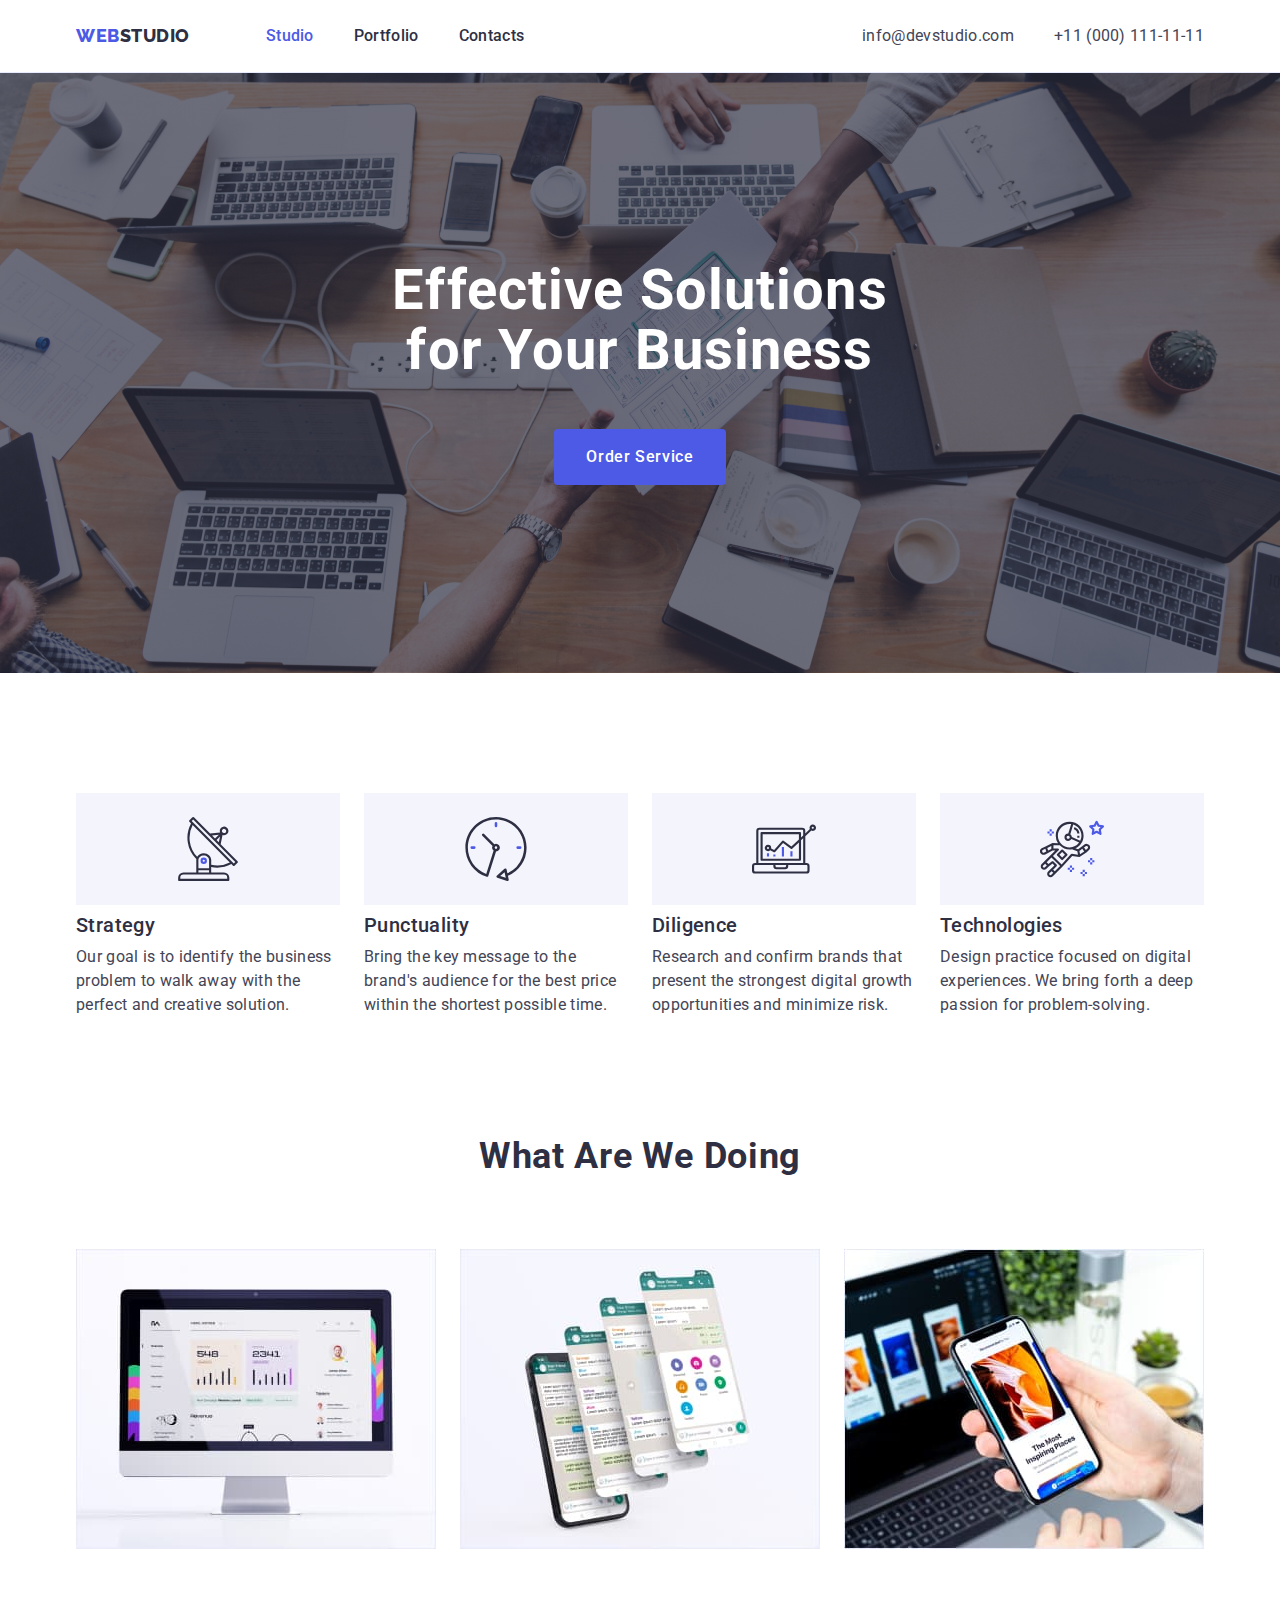
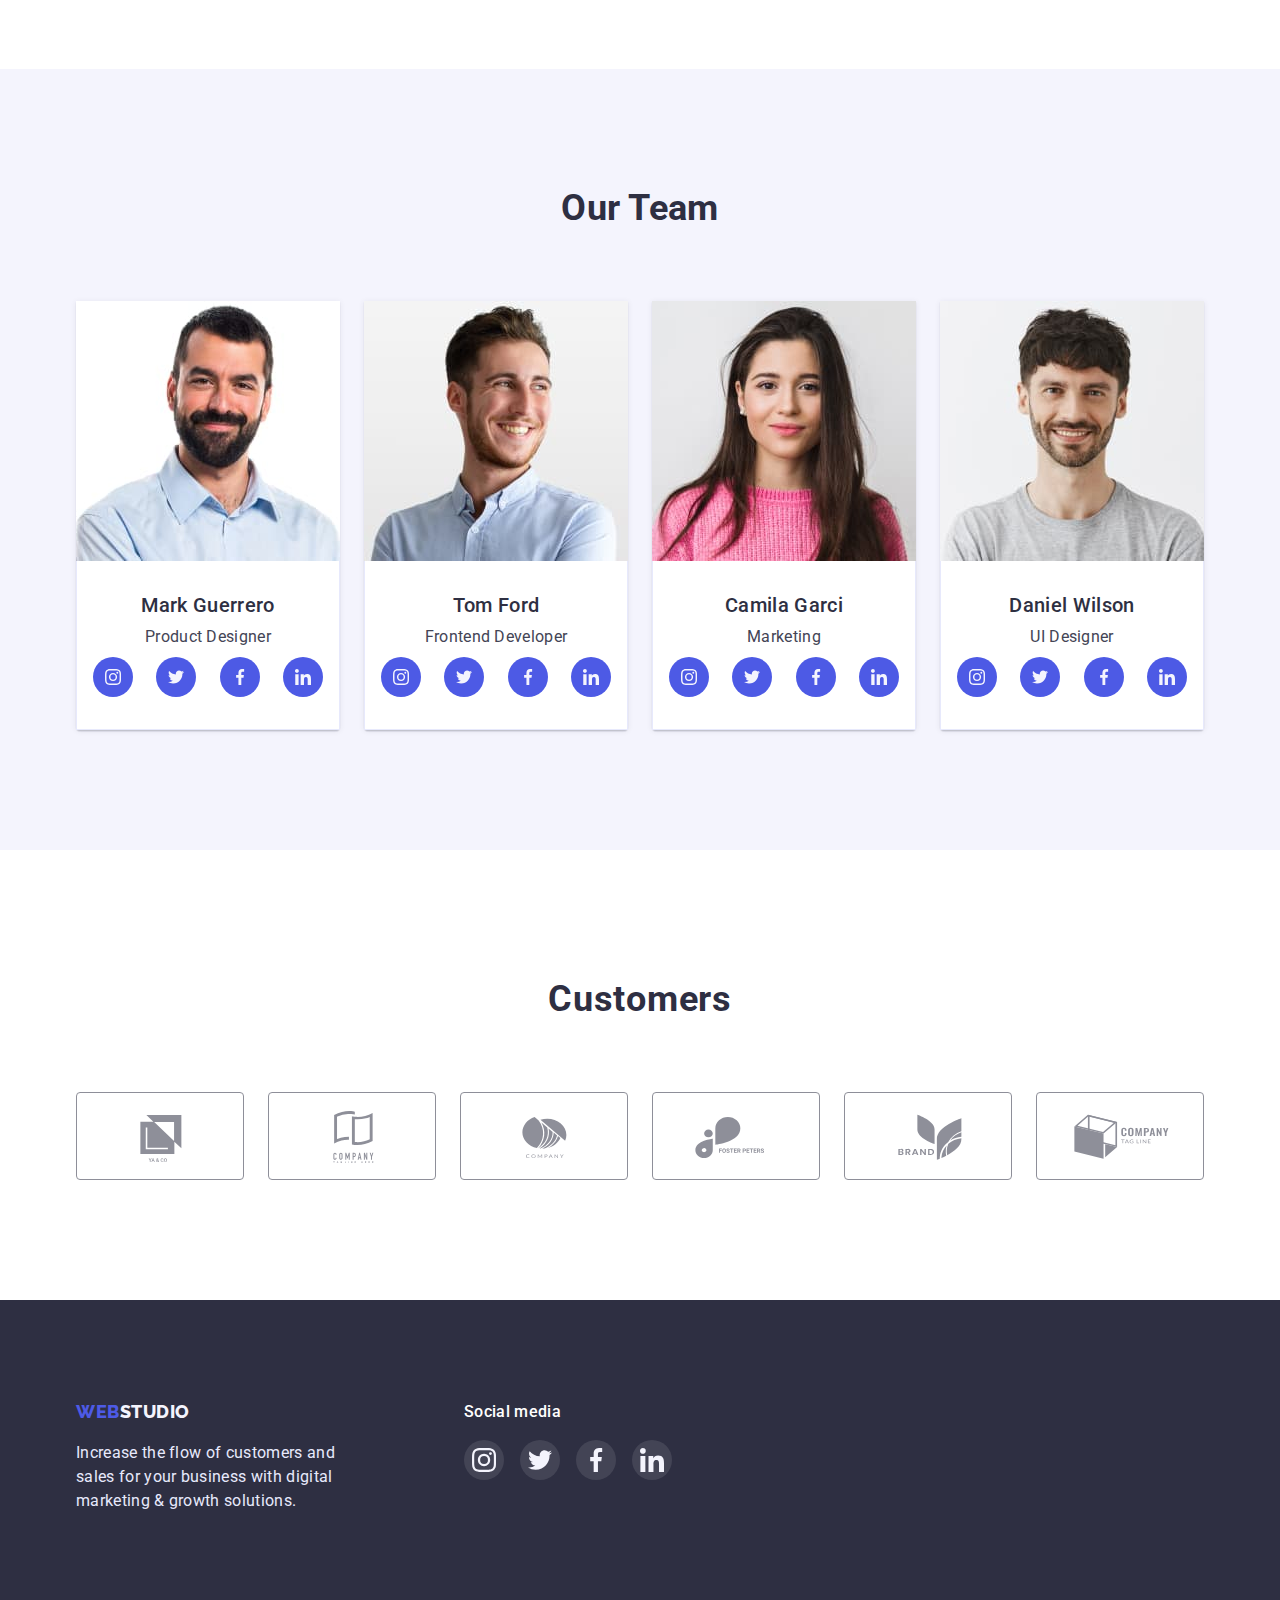
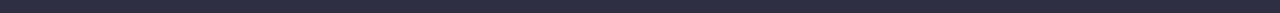
<file: index.html>
<!DOCTYPE html>
<html lang="en">

<head>
    <meta charset="UTF-8">
    <meta http-equiv="X-UA-Compatible" content="IE=edge">
    <meta name="viewport" content="width=device-width, initial-scale=1.0">
    <title>WebStudio</title>
    <link
        href="https://fonts.googleapis.com/css2?family=Raleway:wght@800&family=Roboto:wght@400;500;700;900&display=swap"
        rel="stylesheet">
    <link rel="stylesheet"
        href="https://cdnjs.cloudflare.com/ajax/libs/modern-normalize/1.1.0/modern-normalize.min.css">
    <link rel="stylesheet" href="./css/styles.css">
</head>

<body>
    <header class="header">
        <div class="container flex-container">
            <nav class="header-navi">
                <a href="index.html" class="logo link"><span class="logo-blue">web</span>studio</a>

                <ul class="header-link">
                    <li class="navi-first"><a href="index.html" class="link hov current">Studio</a></li>
                    <li class="navi-first"><a href="portfolio.html" class="link hov">Portfolio</a></li>
                    <li class="navi-first"><a href="" class="link hov">Contacts</a></li>
                </ul>
            </nav>
            <ul class="header-navi-sect">
                <li class="navi-second"><a href="mailto:info@devstudio.com" class="link hov">info@devstudio.com</a>
                </li>
                <li class="navi-second"><a href="tel:+11(000)1111111" class="link hov">+11 (000) 111-11-11</a>
                </li>

            </ul>
        </div>
    </header>

    <main>
        <!--heroes-->
        <section class="hero">
            <div class="container">
                <h1 class="hero-text">Effective Solutions for Your Business</h1>
                <button type="button" class="hero-button">Order Service</button>
            </div>
        </section>
        <!--about company-->
        <section class="about-co">
            <div class="container">
                <ul class="card-set-first">
                    <li class="about-li">
                        <div class="about-svg">
                            <svg class="about-logo" width="64" height="64">
                                <use href="./images/icons.svg#icon-antenna"></use>
                            </svg>
                        </div>
                        <h3 class="about-work">Strategy</h3>
                        <p class="about-text">Our goal is to identify the business problem to walk away with the perfect
                            and
                            creative solution.
                        </p>
                    </li>
                    <li class="about-li">
                        <div class="about-svg">
                            <svg class="about-logo" width="64" height="64">
                                <use href="./images/icons.svg#icon-clock"></use>
                            </svg>
                        </div>
                        <h3 class="about-work">Punctuality</h3>
                        <p class="about-text">Bring the key message to the brand's audience for the best price within
                            the
                            shortest possible
                            time.</p>
                    </li>
                    <li class="about-li">
                        <div class="about-svg">
                            <svg class="about-logo" width="64" height="64">
                                <use href="./images/icons.svg#icon-diagram"></use>
                            </svg>
                        </div>
                        <h3 class="about-work">Diligence</h3>
                        <p class="about-text">Research and confirm brands that present the strongest digital growth
                            opportunities and minimize
                            risk.</p>
                    </li>
                    <li class="about-li">
                        <div class="about-svg">
                            <svg class="about-logo" width="64" height="64">
                                <use href="./images/icons.svg#icon-astronaut"></use>
                            </svg>
                        </div>
                        <h3 class="about-work">Technologies</h3>
                        <p class="about-text">Design practice focused on digital experiences. We bring forth a deep
                            passion
                            for problem-solving.</p>
                    </li>
                </ul>
            </div>
        </section>
        <!--What Are We Doing-->
        <section class="wawd">
            <div class="container">
                <h2 class="wawd-title">What Are We Doing</h2>
                <ul class="card-set-first">
                    <li class="wawd-li"><img src="./images/monitor.jpg" alt="monitor" width="360"></li>
                    <li class="wawd-li"><img src="./images/phone.jpg" alt="phone" width="360"></li>
                    <li class="wawd-li"><img src="./images/laptop.jpg" alt="laptop" width="360"></li>
                </ul>
            </div>
        </section>
        <!--Our Team-->
        <section class="comand">
            <div class="container">
                <h2 class="comand-title">Our Team</h2>
                <ul class="card-set-first">
                    <li class="comand-li"><img src="./images/mark.jpg" alt="Mark Guerrero" width="264">
                        <div class="card-item">
                            <h3 class="comand-name">Mark Guerrero</h3>
                            <p class="comand-position">Product Designer</p>
                            <ul class="social-btm">
                                <li class="social-link">
                                    <a class="social-li link" href="https../instagram.com" aria-label="instagram"
                                        target="_blank" rel="noopener noreferrer">
                                        <svg class="social-icon" width="16" height="16">
                                            <use href="./images/icons.svg#icon-instagram"></use>
                                        </svg>
                                    </a>
                                </li>
                                <li class="social-link">
                                    <a class="social-li link" href="https../twitter.com" aria-label="twitter"
                                        target="_blank" rel="noopener noreferrer">
                                        <svg class="social-icon" width="16" height="16">
                                            <use href="./images/icons.svg#icon-twitter"></use>
                                        </svg>
                                    </a>
                                </li>
                                <li class="social-link">
                                    <a class="social-li link" href="https../facebook.com" aria-label="facebook"
                                        target="_blank" rel="noopener noreferrer">
                                        <svg class="social-icon" width="16" height="16">
                                            <use href="./images/icons.svg#icon-facebook"></use>
                                        </svg>
                                    </a>
                                </li>
                                <li class="social-link">
                                    <a class="social-li link" href="https../linkedin.com" aria-label="linkedin"
                                        target="_blank" rel="noopener noreferrer">
                                        <svg class="social-icon" width="16" height="16">
                                            <use href="./images/icons.svg#icon-linkedin"></use>
                                        </svg>
                                    </a>
                                </li>
                            </ul>
                        </div>
                    </li>
                    <li class="comand-li"><img src="./images/tom.jpg" alt="Tom Ford" width="264">
                        <div class="card-item">
                            <h3 class="comand-name">Tom Ford</h3>
                            <p class="comand-position">Frontend Developer</p>
                            <ul class="social-btm">
                                <li class="social-link">
                                    <a class="social-li link" href="https../instagram.com" aria-label="instagram"
                                        target="_blank" rel="noopener noreferrer">
                                        <svg class="social-icon" width="16" height="16">
                                            <use href="./images/icons.svg#icon-instagram"></use>
                                        </svg>
                                    </a>
                                </li>
                                <li class="social-link">
                                    <a class="social-li link" href="https../twitter.com" aria-label="twitter"
                                        target="_blank" rel="noopener noreferrer">
                                        <svg class="social-icon" width="16" height="16">
                                            <use href="./images/icons.svg#icon-twitter"></use>
                                        </svg>
                                    </a>
                                </li>
                                <li class="social-link">
                                    <a class="social-li link" href="https../facebook.com" aria-label="facebook"
                                        target="_blank" rel="noopener noreferrer">
                                        <svg class="social-icon" width="16" height="16">
                                            <use href="./images/icons.svg#icon-facebook"></use>
                                        </svg>
                                    </a>
                                </li>
                                <li class="social-link">
                                    <a class="social-li link" href="https../linkedin.com" aria-label="linkedin"
                                        target="_blank" rel="noopener noreferrer">
                                        <svg class="social-icon" width="16" height="16">
                                            <use href="./images/icons.svg#icon-linkedin"></use>
                                        </svg>
                                    </a>
                                </li>
                            </ul>
                        </div>
                    </li>
                    <li class="comand-li"><img src="./images/camila.jpg" alt="Camila Garci" width="264">
                        <div class="card-item">
                            <h3 class="comand-name">Camila Garci</h3>
                            <p class="comand-position">Marketing</p>
                            <ul class="social-btm">
                                <li class="social-link">
                                    <a class="social-li link" href="https../instagram.com" aria-label="instagram"
                                        target="_blank" rel="noopener noreferrer">
                                        <svg class="social-icon" width="16" height="16">
                                            <use href="./images/icons.svg#icon-instagram"></use>
                                        </svg>
                                    </a>
                                </li>
                                <li class="social-link">
                                    <a class="social-li link" href="https../twitter.com" aria-label="twitter"
                                        target="_blank" rel="noopener noreferrer">
                                        <svg class="social-icon" width="16" height="16">
                                            <use href="./images/icons.svg#icon-twitter"></use>
                                        </svg>
                                    </a>
                                </li>
                                <li class="social-link">
                                    <a class="social-li link" href="https../facebook.com" aria-label="facebook"
                                        target="_blank" rel="noopener noreferrer">
                                        <svg class="social-icon" width="16" height="16">
                                            <use href="./images/icons.svg#icon-facebook"></use>
                                        </svg>
                                    </a>
                                </li>
                                <li class="social-link">
                                    <a class="social-li link" href="https../linkedin.com" aria-label="linkedin"
                                        target="_blank" rel="noopener noreferrer">
                                        <svg class="social-icon" width="16" height="16">
                                            <use href="./images/icons.svg#icon-linkedin"></use>
                                        </svg>
                                    </a>
                                </li>
                            </ul>
                        </div>
                    </li>
                    <li class="comand-li"><img src="./images/daniel.jpg" alt="Daniel Wilson" width="264">
                        <div class="card-item">
                            <h3 class="comand-name">Daniel Wilson</h3>
                            <p class="comand-position">UI Designer</p>
                            <ul class="social-btm">
                                <li class="social-link">
                                    <a class="social-li link" href="https../instagram.com" aria-label="instagram"
                                        target="_blank" rel="noopener noreferrer">
                                        <svg class="social-icon" width="16" height="16">
                                            <use href="./images/icons.svg#icon-instagram"></use>
                                        </svg>
                                    </a>
                                </li>
                                <li class="social-link">
                                    <a class="social-li link" href="https../twitter.com" aria-label="twitter"
                                        target="_blank" rel="noopener noreferrer">
                                        <svg class="social-icon" width="16" height="16">
                                            <use href="./images/icons.svg#icon-twitter"></use>
                                        </svg>
                                    </a>
                                </li>
                                <li class="social-link">
                                    <a class="social-li link" href="https../facebook.com" aria-label="facebook"
                                        target="_blank" rel="noopener noreferrer">
                                        <svg class="social-icon" width="16" height="16">
                                            <use href="./images/icons.svg#icon-facebook"></use>
                                        </svg>
                                    </a>
                                </li>
                                <li class="social-link">
                                    <a class="social-li link" href="https../linkedin.com" aria-label="linkedin"
                                        target="_blank" rel="noopener noreferrer">
                                        <svg class="social-icon" width="16" height="16">
                                            <use href="./images/icons.svg#icon-linkedin"></use>
                                        </svg>
                                    </a>
                                </li>
                            </ul>
                        </div>
                    </li>
                </ul>
            </div>
        </section>
        <section class="customers">
            <div>
                <h2 class="customers-title">Customers</h2>
                <ul class="customer-ul">
                    <li class="customer-li">
                        <a class="customer-logo link" href="" target="_blank" rel="noopener noreferrer">
                            <svg class="customer-icon" width="104" height="56">
                                <use href="./images/icons.svg#icon-logoco1"></use>
                            </svg>
                        </a>
                    </li>
                    <li>
                        <a class="customer-logo link" href="" target="_blank" rel="noopener noreferrer">
                            <svg class="customer-icon" width="104" height="56">
                                <use href="./images/icons.svg#icon-logoco2"></use>
                            </svg>
                        </a>
                    </li>
                    <li>
                        <a class="customer-logo link" href="" target="_blank" rel="noopener noreferrer">
                            <svg class="customer-icon" width="104" height="56">
                                <use href="./images/icons.svg#icon-logoco3"></use>
                            </svg>
                        </a>
                    </li>
                    <li>
                        <a class="customer-logo link" href="" target="_blank" rel="noopener noreferrer">
                            <svg class="customer-icon" width="104" height="56">
                                <use href="./images/icons.svg#icon-logoco4"></use>
                            </svg>
                        </a>
                    </li>
                    <li>
                        <a class="customer-logo link" href="" target="_blank" rel="noopener noreferrer">
                            <svg class="customer-icon" width="104" height="56">
                                <use href="./images/icons.svg#icon-logoco5"></use>
                            </svg>
                        </a>
                    </li>
                    <li>
                        <a class="customer-logo link" href="" target="_blank" rel="noopener noreferrer">
                            <svg class="customer-icon" width="104" height="56">
                                <use href="./images/icons.svg#icon-logoco6"></use>
                            </svg>
                        </a>
                    </li>
                </ul>
            </div>
        </section>
    </main>
    <footer class="footer">
        <div class="container footer-container">
            <div>
                <a href="index.html" class="logo link"><span class="logo-blue">web</span><span
                        class="logo logo-white">studio</span></a>
                <p class="footer-text">Increase the flow of customers and sales for your business with digital marketing
                    &
                    growth solutions.</p>
            </div>

            <div class="footer-soc">
                <p class="footer-soc-text">Social media</p>
                <ul class="footer-soc-btn">
                    <li><a class="footer-soc-li link" href="https../instagram.com" aria-label="instagram"
                            target="_blank" rel="noopener noreferrer">
                            <svg class="footer-soc-icon" width="24" height="24">
                                <use href="./images/icons.svg#icon-instagram"></use>
                            </svg>
                        </a>
                    </li>
                    <li>
                        <a class="footer-soc-li link" href="https../twitter.com" aria-label="instagram" target="_blank"
                            rel="noopener noreferrer">
                            <svg class="footer-soc-icon" width="24" height="24">
                                <use href="./images/icons.svg#icon-twitter"></use>
                            </svg>
                        </a>
                    </li>
                    <li>
                        <a class="footer-soc-li link" href="https../facebook.com" aria-label="instagram" target="_blank"
                            rel="noopener noreferrer">
                            <svg class="footer-soc-icon" width="24" height="24">
                                <use href="./images/icons.svg#icon-facebook"></use>
                            </svg>
                        </a>
                    </li>
                    <li>
                        <a class="footer-soc-li link" href="https../linkedin.com" aria-label="instagram" target="_blank"
                            rel="noopener noreferrer">
                            <svg class="footer-soc-icon" width="24" height="24">
                                <use href="./images/icons.svg#icon-linkedin"></use>
                            </svg>
                        </a>
                    </li>
                </ul>
            </div>
        </div>
    </footer>
</body>

</html>
</file>
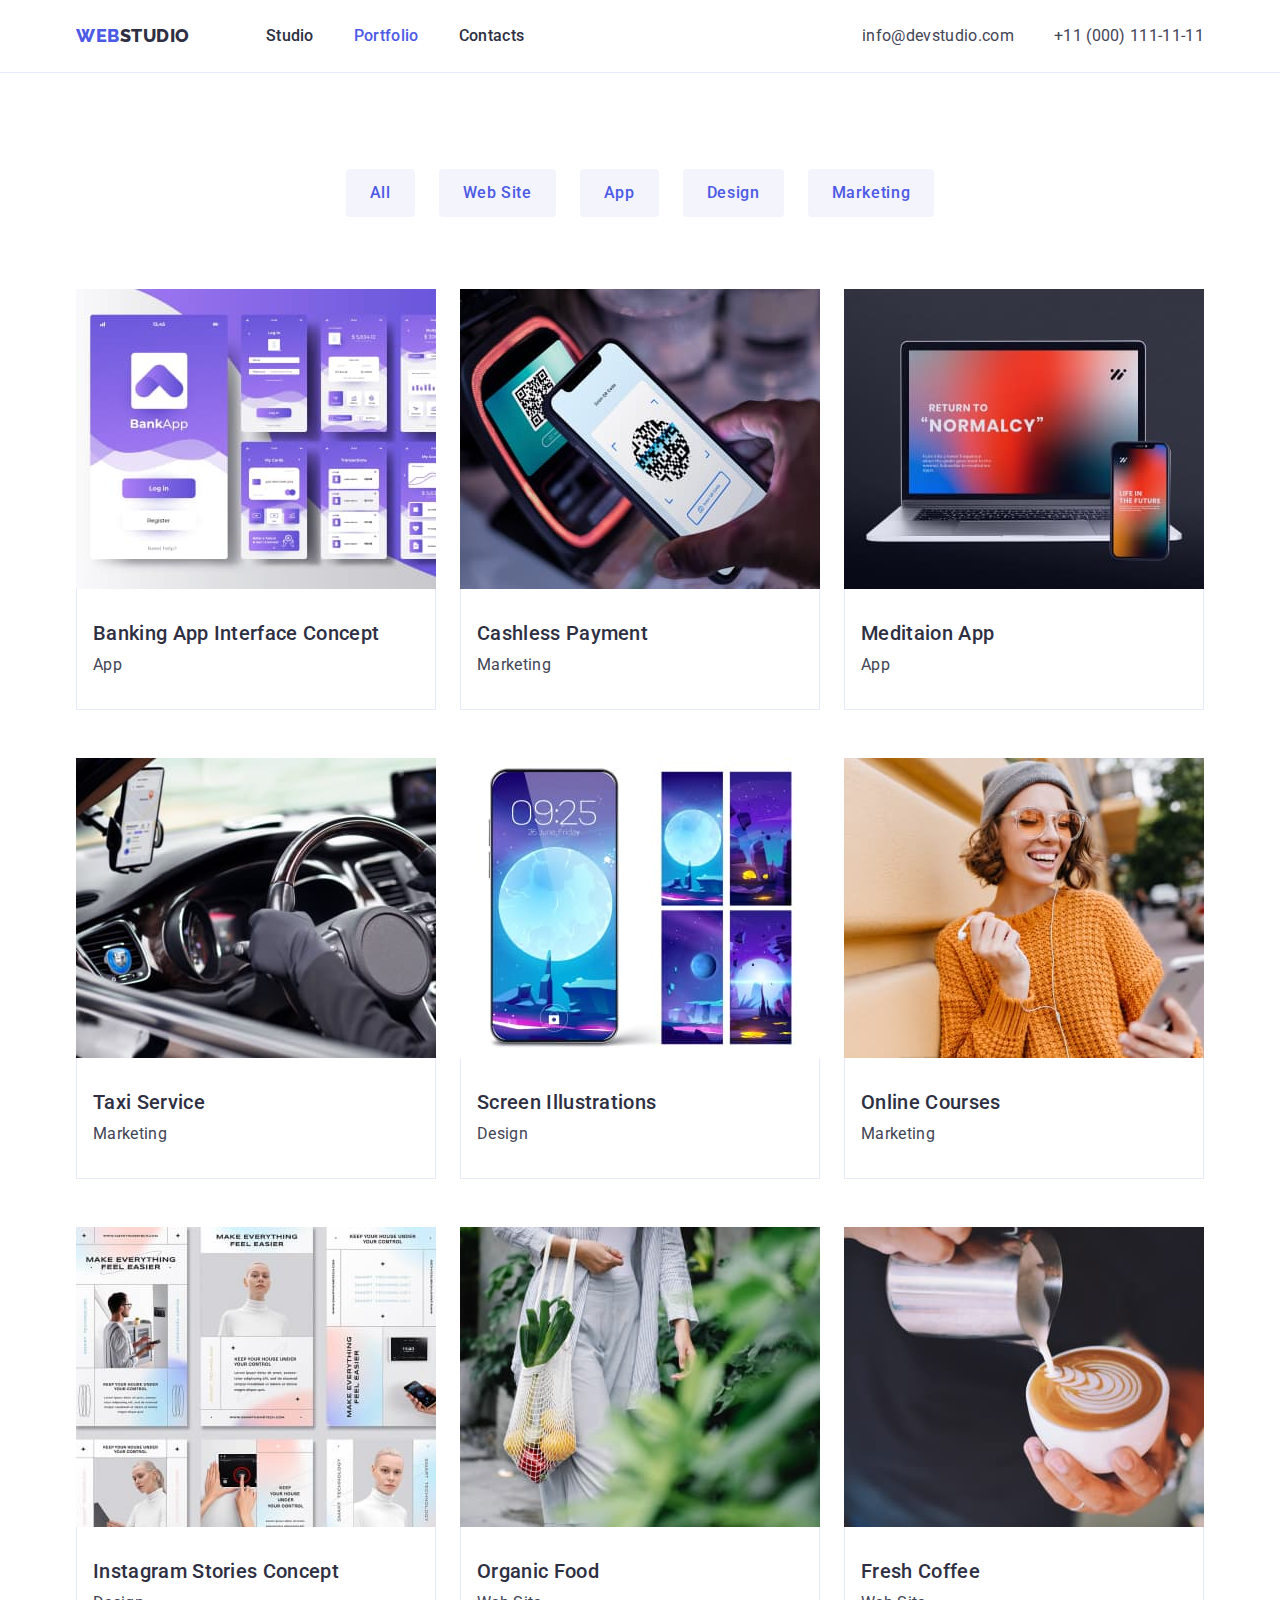
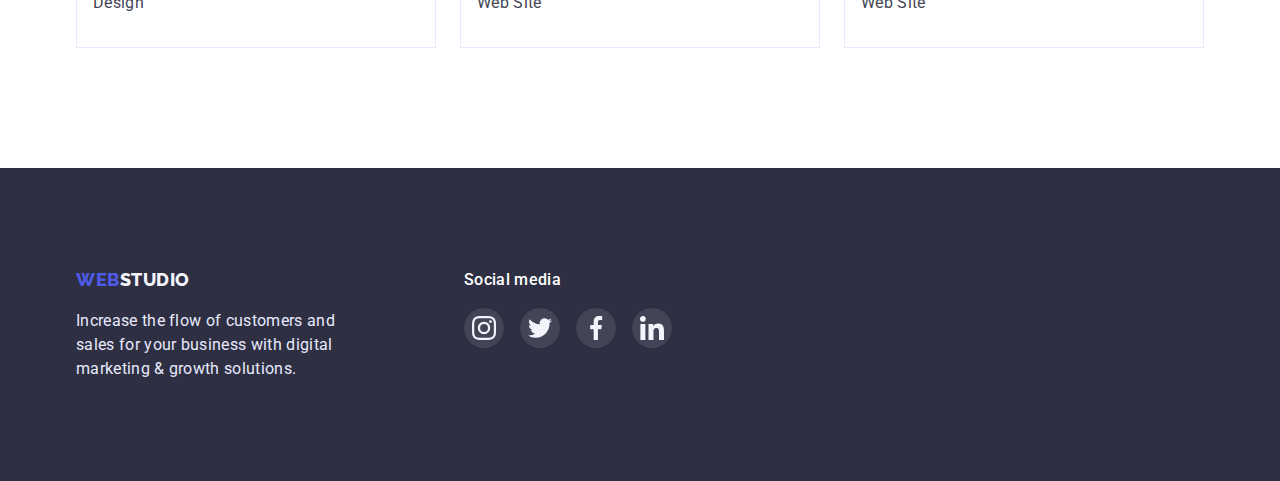
<file: portfolio.html>
<!DOCTYPE html>
<html lang="en">

<head>
    <meta charset="UTF-8">
    <meta http-equiv="X-UA-Compatible" content="IE=edge">
    <meta name="viewport" content="width=device-width, initial-scale=1.0">
    <title>Document</title>
    <link
        href="https://fonts.googleapis.com/css2?family=Raleway:wght@800&family=Roboto:wght@400;500;700;900&display=swap"
        rel="stylesheet">
    <link rel="stylesheet"
        href="https://cdnjs.cloudflare.com/ajax/libs/modern-normalize/1.1.0/modern-normalize.min.css">
    <link rel="stylesheet" href="./css/styles.css">
</head>

<body>
    <header class="header">
        <div class="container flex-container">
            <nav class="header-navi">
                <a href="index.html" class="logo link"><span class="logo-blue">web</span>studio</a>

                <ul class="header-link">
                    <li class="navi-first"><a href="index.html" class="link hov">Studio</a></li>
                    <li class="navi-first"><a href="portfolio.html" class="link hov current">Portfolio</a></li>
                    <li class="navi-first"><a href="" class="link hov">Contacts</a></li>
                </ul>
            </nav>
            <ul class="header-navi-sect">
                <li class="navi-second"><a href="mailto:info@devstudio.com" class="link hov">info@devstudio.com</a>
                </li>
                <li class="navi-second"><a href="tel:+11(000)1111111" class="link hov">+11 (000) 111-11-11</a>
                </li>

            </ul>
        </div>
    </header>
    <main>
        <section class="many-buttons">
            <h1 class="not-text">скритий заголовок</h1>
            <div class="container">
                <ul class="many-buttons-link">
                    <li class="many-buttons-li"><button class="btn" type="button">All</button></li>
                    <li class="many-buttons-li"><button class="btn" type="button">Web Site</button></li>
                    <li class="many-buttons-li"><button class="btn" type="button">App</button></li>
                    <li class="many-buttons-li"><button class="btn" type="button">Design</button></li>
                    <li class="many-buttons-li"><button class="btn" type="button">Marketing</button></li>
                </ul>
            </div>
            <div class="container">
                <ul class="card-set-sec">
                    <li class="many-ikon"><a class="link" href=""><img src="./images/bankingappinterfaceconcept.jpg"
                                alt="banking" width="360">
                            <div class="card-item">
                                <h3 class="many-ikon-name">Banking App Interface Concept</h3>
                                <p class="many-ikon-text">App</p>
                            </div>
                        </a>
                    </li>
                    <li class="many-ikon"><a class="link" href=""><img src="./images/cashlesspayment.jpg"
                                alt="cashlesspayment" width="360">
                            <div class="card-item">
                                <h3 class="many-ikon-name">Cashless Payment</h3>
                                <p class="many-ikon-text">Marketing</p>
                            </div>
                        </a>
                    </li>
                    <li class="many-ikon"><a class="link" href=""><img src="./images/meditaionapp.jpg"
                                alt="meditaionapp" width="360">
                            <div class="card-item">
                                <h3 class="many-ikon-name">Meditaion App</h3>
                                <p class="many-ikon-text">App</p>
                            </div>
                        </a>
                    </li>
                    <li class="many-ikon"><a class="link" href=""><img src="./images/taxiservice.jpg" alt="taxiservice"
                                width="360">
                            <div class="card-item">
                                <h3 class="many-ikon-name">Taxi Service</h3>
                                <p class="many-ikon-text">Marketing</p>
                            </div>
                        </a>
                    </li>
                    <li class="many-ikon"><a class="link" href=""><img src="./images/screenillustrations.jpg"
                                alt="screenillustrations" width="360">
                            <div class="card-item">
                                <h3 class="many-ikon-name">Screen Illustrations</h3>
                                <p class="many-ikon-text">Design</p>
                            </div>
                        </a>
                    </li>
                    <li class="many-ikon"><a class="link" href=""><img src="./images/onlinecourses.jpg"
                                alt="onlinecourses" width="360">
                            <div class="card-item">
                                <h3 class="many-ikon-name">Online Courses</h3>
                                <p class="many-ikon-text">Marketing</p>
                            </div>
                        </a>
                    </li>
                    <li class="many-ikon"><a class="link" href=""><img src="./images/instagramstoriesconcept.jpg"
                                alt="instagramstoriesconcept" width="360">
                            <div class="card-item">
                                <h3 class="many-ikon-name">Instagram Stories Concept</h3>
                                <p class="many-ikon-text">Design</p>
                            </div>
                        </a>
                    </li>
                    <li class="many-ikon"><a class="link" href=""><img src="./images/organicfood.jpg" alt="organicfood"
                                width="360">
                            <div class="card-item">
                                <h3 class="many-ikon-name">Organic Food</h3>
                                <p class="many-ikon-text">Web Site</p>
                            </div>
                        </a>
                    </li>
                    <li class="many-ikon"><a class="link" href=""><img src="./images/freshcoffee.jpg" alt="freshcoffee"
                                width="360">
                            <div class="card-item">
                                <h3 class="many-ikon-name">Fresh Coffee</h3>
                                <p class="many-ikon-text">Web Site</p>
                            </div>
                        </a>
                    </li>
                </ul>
            </div>
        </section>

    </main>
    <footer class="footer">
        <div class="container footer-container">
            <div>
                <a href="index.html" class="logo link"><span class="logo-blue">web</span><span
                        class="logo logo-white">studio</span></a>
                <p class="footer-text">Increase the flow of customers and sales for your business with digital marketing
                    &
                    growth solutions.</p>
            </div>

            <div class="footer-soc">
                <p class="footer-soc-text">Social media</p>
                <ul class="footer-soc-btn">
                    <li><a class="footer-soc-li link" href="https../instagram.com" aria-label="instagram"
                            target="_blank" rel="noopener noreferrer">
                            <svg class="footer-soc-icon" width="24" height="24">
                                <use href="./images/icons.svg#icon-instagram"></use>
                            </svg>
                        </a>
                    </li>
                    <li>
                        <a class="footer-soc-li link" href="https../twitter.com" aria-label="instagram" target="_blank"
                            rel="noopener noreferrer">
                            <svg class="footer-soc-icon" width="24" height="24">
                                <use href="./images/icons.svg#icon-twitter"></use>
                            </svg>
                        </a>
                    </li>
                    <li>
                        <a class="footer-soc-li link" href="https../facebook.com" aria-label="instagram" target="_blank"
                            rel="noopener noreferrer">
                            <svg class="footer-soc-icon" width="24" height="24">
                                <use href="./images/icons.svg#icon-facebook"></use>
                            </svg>
                        </a>
                    </li>
                    <li>
                        <a class="footer-soc-li link" href="https../linkedin.com" aria-label="instagram" target="_blank"
                            rel="noopener noreferrer">
                            <svg class="footer-soc-icon" width="24" height="24">
                                <use href="./images/icons.svg#icon-linkedin"></use>
                            </svg>
                        </a>
                    </li>
                </ul>
            </div>
        </div>
    </footer>

</body>

</html>
</file>
<file: css/styles.css>
:root {
  /*head*/
  --logo-first: #4d5ae5;
  --logo-sec: #2e2f42;
  --logo-thr: #f4f4fd;
  --head-text: #2e2f42;
  --head-adres: #434455;
  /*main*/
  --hero-text: #ffffff;
  --hero-button-text: #ffffff;
  --hero-button: #4d5ae5;
  --text-main: #434455;
  --text-accent: #2e2f42;
  --text-accent-h2: #2e2f42;
  --bgr-main: #2e2f42;
  --bgr-first: #e5e5e5;
  --bgr-sec: #f4f4fd;
  --bgr-many-button: #f4f4fd;
  --text-many-button: #4d5ae5;
  --link: #404bbf;
  --social-btn-comand1: #4d5ae5;
  --social-btn-comand2: #404bbf;
  --social-btn-logo: #f4f4fd;
  /*about*/
  --about-svg: #f4f4fd;
  /*customers*/
  --customers-logo: #8e8f99;
  --customers-logo2: #404bbf;
  /*footer*/
  --footer-text: #e7e9fc;
  --footer-soc-text: #ffffff;
  --footer-logo-hover: #31d0aa;
  /*size distaition*/
}
/*border-box-main*/
*,
*::before,
*::after {
  box-sizing: border-box;
}
body {
  font-family: "Roboto", sans-serif;
  font-size: 16px;
  letter-spacing: 0.02em;
  color: var(--text-main);
}
/*reset standart style*/
h1,
h2,
h3,
h4,
h5,
h6,
p {
  margin: 0;
}
ol,
ul {
  list-style: none;
  padding-left: 0;
  margin: 0;
}
img {
  display: block;
  max-width: 100%;
  height: auto;
}
button {
  display: block;
  cursor: pointer;
  border: none;
  border-radius: 4px;
}
.container {
  width: 1158px;
  padding: 0 15px;
  margin: 0 auto;
}

/*imposibl*/
.link {
  text-decoration: none;
}

/*header*/
.header-navi {
  display: flex;
  align-items: center;
}
.header {
  border-bottom: 1px solid #e7e9fc;
}
.logo-blue {
  color: var(--logo-first);
}
.logo {
  font-family: "Raleway";
  font-style: normal;
  font-weight: 800;
  font-size: 18px;
  line-height: 1.33;
  letter-spacing: 0.03em;
  text-transform: uppercase;
  color: var(--logo-sec);
}
.logo:hover,
.logo:focus {
  color: var(--logo-first);
}
.header-link {
  display: flex;
  align-items: center;
  margin-left: 76px;
  gap: 40px;
}
.flex-container {
  display: flex;
  align-items: center;
}
.navi-first > .link {
  font-weight: 500;
  line-height: 1.5;
  color: var(--head-text);
  padding: 24px 0;
  display: block;
}
.link.current {
  color: var(--logo-first);
}
.header-navi-sect {
  margin-left: auto;
  display: flex;
  align-items: center;
  gap: 40px;
}

.navi-second > .link {
  color: var(--head-adres);
  line-height: 1.5;
}

.hov:hover,
.hov:focus {
  color: var(--link);
}

/*----------main------------*/
/*-------section-hero--------*/
.hero {
  background-color: var(--bgr-main);
  background-image: linear-gradient(
      rgba(46, 47, 66, 0.7),
      rgba(46, 47, 66, 0.7)
    ),
    url(../images/bg-img.jpg);
  background-repeat: no-repeat;
  background-position: center;
  background-size: cover;
  max-width: 1440px;
  margin-left: auto;
  margin-right: auto;

  padding: 188px 0;
  text-align: center;
  margin-left: auto;
  margin-right: auto;
}
.hero-text {
  font-weight: 700;
  font-size: 56px;
  line-height: 1.07;
  letter-spacing: 0.02em;
  color: var(--hero-text);
  margin: 0 auto;
  max-width: 498px;
  margin-bottom: 48px;
}
.hero-button {
  background-color: var(--hero-button);
  color: var(--hero-button-text);
  font-family: "Roboto";
  font-size: 16px;
  line-height: 1.5;
  font-style: normal;
  font-weight: 500;
  letter-spacing: 0.04em;
  cursor: pointer;
  padding: 16px 32px;
  margin-left: auto;
  margin-right: auto;
}
.hero-button:hover,
.hero-button:focus {
  background-color: var(--link);
}
/*-------section about-------*/
.card-set-first {
  display: flex;
  flex-wrap: wrap;
  gap: 24px;
}
.about-co {
  padding-top: 120px;
  padding-bottom: 120px;
}
.about-li {
  width: 264px;
  height: 104px;
}
.about-svg {
  display: flex;
  width: 264px;
  height: 112px;
  justify-content: center;
  align-items: center;
  background-color: var(--about-svg);
}
.about-work {
  font-weight: 500;
  font-size: 20px;
  line-height: 1.2;
  letter-spacing: 0.02em;
  color: var(--text-accent);
  padding-top: 8px;
}
.about-text {
  line-height: 1.5;
  margin-top: 8px;
  color: var(--text-main);
}
/*------- section wawd------*/
.wawd {
  padding-bottom: 120px;
  padding-top: 120px;
}
.wawd-title {
  font-weight: 700;
  font-size: 36px;
  line-height: 1.11;
  letter-spacing: 0.02em;
  text-align: center;
  text-transform: capitalize;
  color: var(--text-accent-h2);
  margin-bottom: 72px;
}
/*--------section our team---------*/
.comand {
  background-color: var(--bgr-sec);
  padding: 120px 0;
}
.comand-title {
  font-weight: 700;
  font-size: 36px;
  line-height: 1.11;
  text-align: center;
  text-transform: capitalize;
  color: var(--text-accent-h2);
  margin-bottom: 72px;
}
.social-btm {
  display: flex;
  justify-content: space-between;
}
.social-li {
  display: flex;
  align-items: center;
  justify-content: center;
  width: 40px;
  height: 40px;
  background-color: var(--social-btn-comand1);
  border-radius: 50px;
  fill: var(--social-btn-logo);
}
.social-li:hover,
.social-li:hover {
  background-color: var(--social-btn-comand2);
}
.comand-li {
  background: #ffffff;
  box-shadow: 0px 1px 6px rgba(46, 47, 66, 0.08),
    0px 1px 1px rgba(46, 47, 66, 0.16), 0px 2px 1px rgba(46, 47, 66, 0.08);
  border-radius: 0px 0px 4px 4px;
}

.comand-name {
  font-weight: 500;
  font-size: 20px;
  line-height: 1.2;
  text-align: center;
  color: var(--text-accent);
}
.comand-position {
  line-height: 1.5;
  text-align: center;
  color: var(--text-main);
  margin-top: 8px;
  margin-bottom: 8px;
}
.card-item {
  border: 1px solid #e7e9fc;
  padding: 32px 16px;
  border-top: none;
}
/*--------Cotumers-------------*/
.customers {
  padding-top: 130px;
  padding-bottom: 120px;
}
.customer-ul {
  display: flex;
  justify-content: center;
  gap: 24px;
}
.customers-title {
  font-weight: 700;
  font-size: 36px;
  line-height: 1.11;
  text-align: center;
  letter-spacing: 0.02em;
  text-transform: capitalize;
  color: var(--text-accent-h2);
  margin-bottom: 72px;
}
.customer-logo {
  color: var(--customers-logo);
  display: flex;
  align-items: center;
  justify-content: center;
  width: 168px;
  height: 88px;
  border: 1px solid var(--customers-logo);
  border-radius: 4px;
}
.customer-icon {
  fill: currentColor;
}
.customer-logo:hover,
.customer-logo:focus {
  color: var(--customers-logo2);
  border: 1px solid var(--customers-logo2);
}

/*------------footer----------*/
.footer {
  background-color: var(--bgr-main);
  line-height: 1.5;
  padding: 100px 0;
}
.logo-white {
  font-weight: 800;
  font-size: 18px;
  line-height: 24px;
  letter-spacing: 0.03em;
  text-transform: uppercase;
  color: var(--logo-thr);
}
.footer-text {
  color: var(--footer-text);
  max-width: 268px;
  margin-top: 16px;
}
.footer-container {
  display: flex;
}
.footer-soc {
  margin-left: 120px;
}
.footer-soc-text {
  color: var(--footer-soc-text);
  font-weight: 500;
  font-size: 16px;
  line-height: 1.5;
  letter-spacing: 0.02em;
  padding-bottom: 16px;
}
.footer-soc-li {
  display: flex;
  align-items: center;
  justify-content: center;
  width: 40px;
  height: 40px;
  background-color: rgba(255, 255, 255, 0.1);
  border-radius: 50px;
  fill: var(--social-btn-logo);
}
.footer-soc-li:hover,
.footer-soc-li:focus {
  background-color: var(--footer-logo-hover);
}
.footer-soc-btn {
  display: flex;
  gap: 16px;
}
/*-------portfolio------*/
/*---------section- btn--------*/
.many-buttons {
  padding-top: 96px;
  padding-bottom: 120px;
}
.btn {
  font-family: "Roboto";
  font-size: 16px;
  background-color: var(--bgr-many-button);
  font-weight: 500;
  line-height: 1.5;
  letter-spacing: 0.04em;
  color: var(--text-many-button);
  cursor: pointer;
  padding: 12px 24px;
}
.btn:hover,
.btn:focus {
  color: var(--hero-button-text);
  background-color: var(--link);
}
.many-buttons-link {
  display: flex;
  justify-content: center;
  gap: 24px;
}
.not-text {
  position: absolute;
  width: 1px;
  height: 1px;
  margin: -1px;
  border: 0;
  padding: 0;
  white-space: nowrap;
  clip-path: inset(100%);
  clip: rect(0 0 0 0);
  overflow: hidden;
}
/*---------many buttons-----*/

.card-set-sec {
  display: flex;
  flex-wrap: wrap;
  row-gap: 48px;
  column-gap: 24px;
  margin-top: 72px;
}

/*-------sectiom-many-ikon------*/
.many-ikon-name {
  font-weight: 500;
  font-size: 20px;
  line-height: 1.2;
  color: var(--text-accent);
}
.many-ikon-text {
  line-height: 1.5;
  color: var(--text-main);
  margin-top: 8px;
}
</file>
